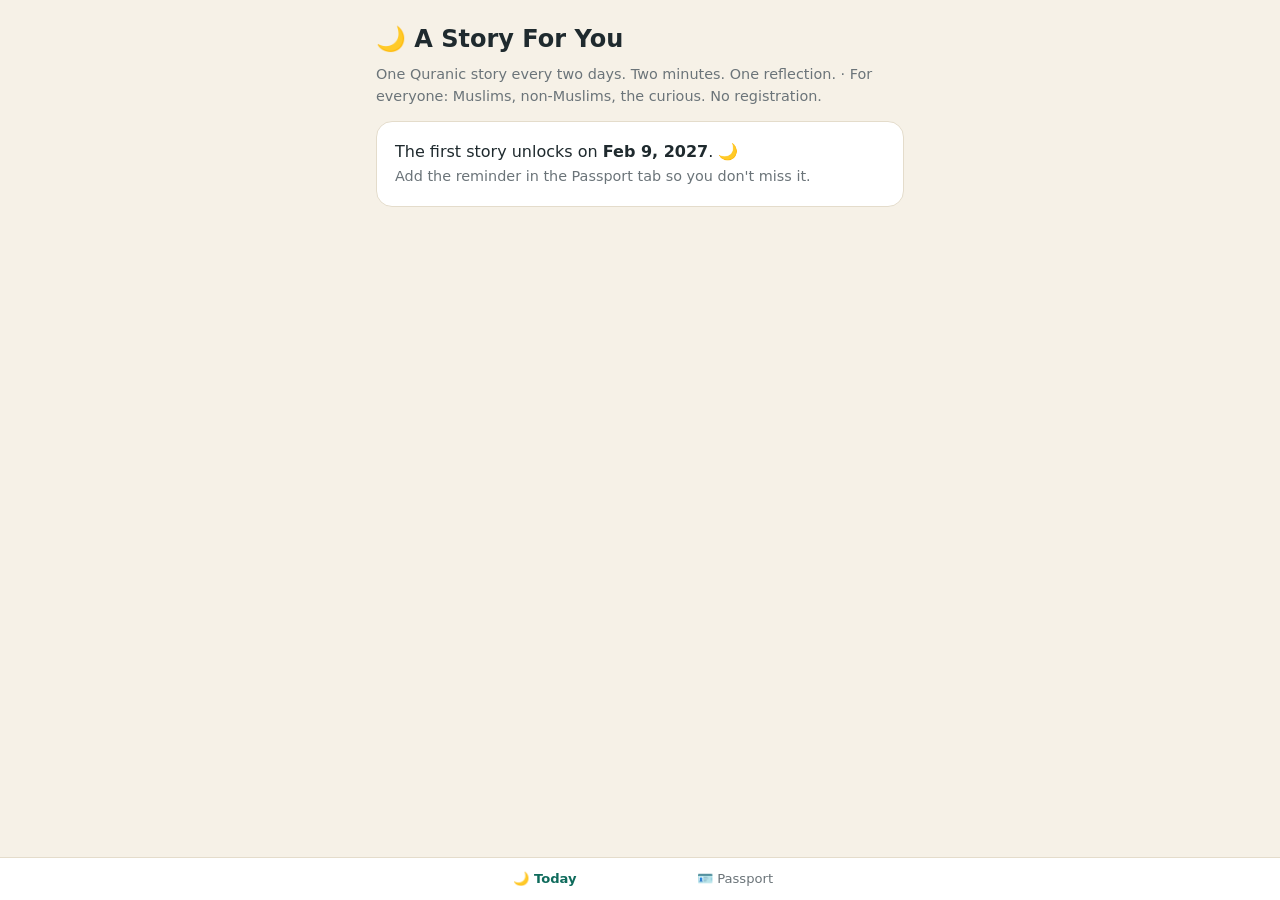
<file: index.html>
<!DOCTYPE html><html lang="en"><head><meta charset="utf-8">
<meta name="viewport" content="width=device-width, initial-scale=1, viewport-fit=cover">
<meta name="theme-color" content="#0f6b5c"><title>A Story For You – Ramadan Story Time</title>
<link rel="stylesheet" href="style.css"></head>
<body><div class="wrap" id="app"><div class="sub">Loading…</div></div><nav id="nav"></nav>
<script>
let D={stories:[],gifts:{},giftLinks:{}};
const $=s=>document.querySelector(s);
const esc=s=>String(s==null?'':s).replace(/[&<>"]/g,c=>({'&':'&amp;','<':'&lt;','>':'&gt;','"':'&quot;'}[c]));
const PREVIEW=/preview=1/.test(location.search);
let P={done:{}};try{P=JSON.parse(localStorage.getItem('rsp')||'{"done":{}}')}catch(e){}
const save=()=>{try{localStorage.setItem('rsp',JSON.stringify(P))}catch(e){}};
let view='home',cur=null,step=0,picked=null;
fetch('stories.json?'+Date.now()).then(r=>r.json()).then(j=>{D=j;document.title=D.title;render()}).catch(()=>{$('#app').innerHTML='<div class="card">Could not load stories. Please try again.</div>'});
const sorted=()=>D.stories.slice().sort((a,b)=>a.day-b.day);
const STEP=()=>D.interval||2,CNT=()=>D.count||15;
const today=()=>{if(!D.start)return 99;const d=Math.floor((Date.now()-new Date(D.start+'T00:00:00'))/864e5);return d<0?0:Math.floor(d/STEP())+1};
const dateOf=n=>{const x=new Date(D.start+'T00:00:00');x.setDate(x.getDate()+(n-1)*STEP());return x};
const fmt=x=>x.toLocaleDateString(undefined,{day:'numeric',month:'short',year:'numeric'});
const next=()=>{if(!D.start)return '';const t=today();const n=sorted().filter(s=>s.day>t)[0];return n?'Next story unlocks on '+fmt(dateOf(n.day)):''};
const avail=s=>PREVIEW||s.day<=today();
const doneN=()=>Object.keys(P.done).filter(d=>D.stories.some(s=>s.day==d)).length;
const byDay=n=>D.stories.find(s=>s.day==n);
function go(v,d){view=v;cur=d||null;step=0;picked=null;render();scrollTo(0,0)}
function render(){
 $('#nav').innerHTML=[['home','🌙 Today'],['pass','🪪 Passport']].map(([k,l])=>`<button class="${view==k||(view=='story'&&k=='home')?'on':''}" onclick="go('${k}')">${l}</button>`).join('');
 $('#app').innerHTML=view=='home'?home():view=='story'?story():pass();
}
function head(){return `<h1>🌙 ${esc(D.title)}</h1><div class="sub">${esc(D.tagline)} · For everyone: Muslims, non-Muslims, the curious. No registration.</div>`}
function home(){
 const list=sorted().filter(avail);const t=list.filter(s=>!P.done[s.day])[0]||list[list.length-1];
 if(!t)return head()+`<div class="card">${D.start&&today()==0?'The first story unlocks on <b>'+fmt(dateOf(1))+'</b>. 🌙':'Stories are coming soon. 🌙'}<div class="sub">Add the reminder in the Passport tab so you don't miss it.</div></div>`;
 return head()+`<div class="card"><span class="tag">DAY ${t.day}</span><h2>🎁 Your Ramadan Story is here</h2>
 ${t.clues.map(c=>`<div class="clue">${esc(c)}</div>`).join('')}<div class="sub">Can you guess the story?</div>
 <button class="btn" onclick="go('story',${t.day})">${P.done[t.day]?'Read again':'🔓 Unlock today\'s story'}</button></div>
 <div class="card"><div class="sub">${next()}</div><div class="sub">Stories discovered: ${doneN()}/${D.stories.length}</div><div class="bar"><i style="width:${D.stories.length?doneN()/D.stories.length*100:0}%"></i></div></div>`;
}
function story(){
 const s=byDay(cur);if(!s)return home();
 const back=`<button class="btn sec sm" onclick="go('home')">← Back</button>`;
 if(step==0){return back+`<div class="card"><span class="tag">🔒 DAY ${s.day} · LOCKED</span><h2>${esc(s.question)}</h2>
  ${s.clues.map(c=>`<div class="clue">${esc(c)}</div>`).join('')}
  ${s.options.map((o,i)=>`<button class="opt ${picked==null?'':i==s.answer?'ok':'no'}" ${picked!=null?'disabled':''} onclick="pick(${i})">${'ABCD'[i]}. ${esc(o)}</button>`).join('')}
  ${picked!=null?`<div class="sub" style="margin-top:10px">${picked==s.answer?'✅ You got it!':'Not quite, but now you\'ll find out.'}</div><button class="btn" onclick="step=1;render();scrollTo(0,0)">🔓 Unlock story</button>`:''}</div>`}
 const d=P.done[s.day];
 return back+`<div class="card story"><span class="tag">🔓 UNLOCKED · DAY ${s.day}</span><h1>${esc(s.reveal||s.title)}</h1>
  <p>${esc(s.body)}</p>${s.fact?`<p class="sub">💡 ${esc(s.fact)}</p>`:''}
  <div class="ref">📌 FROM THE QURAN<br>${esc(s.ref)}</div></div>
  <div class="card"><h2>💭 Your reflection</h2><p>${esc(s.reflect)}</p>
  <textarea id="rf" placeholder="Your answer stays private on your device (optional)">${esc(d?d.note:'')}</textarea>
  <button class="btn" onclick="finish(${s.day})">${d?'Update & close':'✅ Complete & collect stamp'}</button></div>`;
}
function pick(i){picked=i;render()}
function finish(n){const first=!P.done[n];P.done[n]={note:$('#rf').value,t:Date.now()};save();
 const c=doneN(),g=D.gifts[c];
 view='pass';cur=null;render();scrollTo(0,0);
 if(first&&g)setTimeout(()=>alert('🎁 Gift unlocked at '+c+' stories: '+g),50)}
function pass(){
 const all=sorted(),c=doneN();
 const gifts=Object.keys(D.gifts).map(Number).sort((a,b)=>a-b).map(k=>`<div class="li"><span>${c>=k?'🎁':'🔒'} ${k} stories: ${esc(D.gifts[k])}</span>${c>=k&&D.giftLinks[k]?`<a class="btn sm" href="${esc(D.giftLinks[k])}" target="_blank" rel="noopener">Open</a>`:''}</div>`).join('');
 const st=D.start||'2027-02-09',ds=st.replace(/-/g,''),n=CNT(),sd=new Date(st+'T00:00:00'),ed=new Date(sd);ed.setDate(ed.getDate()+(STEP())*(n-1));
 const rule='RRULE:FREQ=DAILY;INTERVAL='+STEP()+';COUNT='+n,link=location.origin+location.pathname;
 const gc=(h,l)=>'https://calendar.google.com/calendar/render?action=TEMPLATE&text='+encodeURIComponent('🌙 Your Ramadan Story'+l)+'&details='+encodeURIComponent('2 minutes. One story. One reflection. '+link)+'&dates='+ds+'T'+h+'0000/'+ds+'T'+h+'1000&recur='+encodeURIComponent(rule);
 return `<h1>🪪 My Ramadan Story Passport</h1><div class="sub">Stories discovered: ${c}/${all.length}</div><div class="bar"><i style="width:${all.length?c/all.length*100:0}%"></i></div>
 <div class="card"><div class="grid">${all.map(s=>`<button class="stamp ${P.done[s.day]?'d':avail(s)?'':'l'}" title="${esc(s.title)}" onclick="${avail(s)?`go('story',${s.day})`:''}">${P.done[s.day]?'✓':s.day}</button>`).join('')}</div></div>
 <div class="card"><h2>🎁 Gifts</h2>${gifts}</div>
 <div class="card"><h2>🔔 Reminders</h2><div class="sub">A new story every ${STEP()} days, ${fmt(sd)} – ${fmt(ed)}. Add both reminders to your calendar: you'll be notified at 6:00 am and 7:00 pm on story days.</div>
 <a class="btn" href="${gc('06',' (morning)')}" target="_blank" rel="noopener">Google Calendar: 6:00 am</a>
 <a class="btn" href="${gc('19',' (evening)')}" target="_blank" rel="noopener">Google Calendar: 7:00 pm</a>
 <button class="btn sec" onclick="ics('${ds}','${rule}','${link}')">iPhone / Outlook: download both (.ics)</button></div>`;
}
function ics(ds,rule,link){const st=new Date().toISOString().replace(/[-:]|\.\d+/g,'');
 const ev=(h,l)=>['BEGIN:VEVENT','UID:ramadan-story-'+ds+'-'+h+'@story','DTSTAMP:'+st,'DTSTART:'+ds+'T'+h+'0000','DTEND:'+ds+'T'+h+'1000',rule,'SUMMARY:🌙 Your Ramadan Story'+l,'DESCRIPTION:2 minutes. One story. One reflection. '+link,'URL:'+link,'BEGIN:VALARM','ACTION:DISPLAY','DESCRIPTION:Your Ramadan Story is ready','TRIGGER:PT0S','END:VALARM','END:VEVENT'];
 const t=['BEGIN:VCALENDAR','VERSION:2.0','PRODID:-//RamadanStory//EN'].concat(ev('06',' (morning)'),ev('19',' (evening)'),['END:VCALENDAR']).join('\r\n');
 const x=document.createElement('a');x.href=URL.createObjectURL(new Blob([t],{type:'text/calendar'}));x.download='ramadan-story.ics';x.click()}
</script></body></html>
</file>
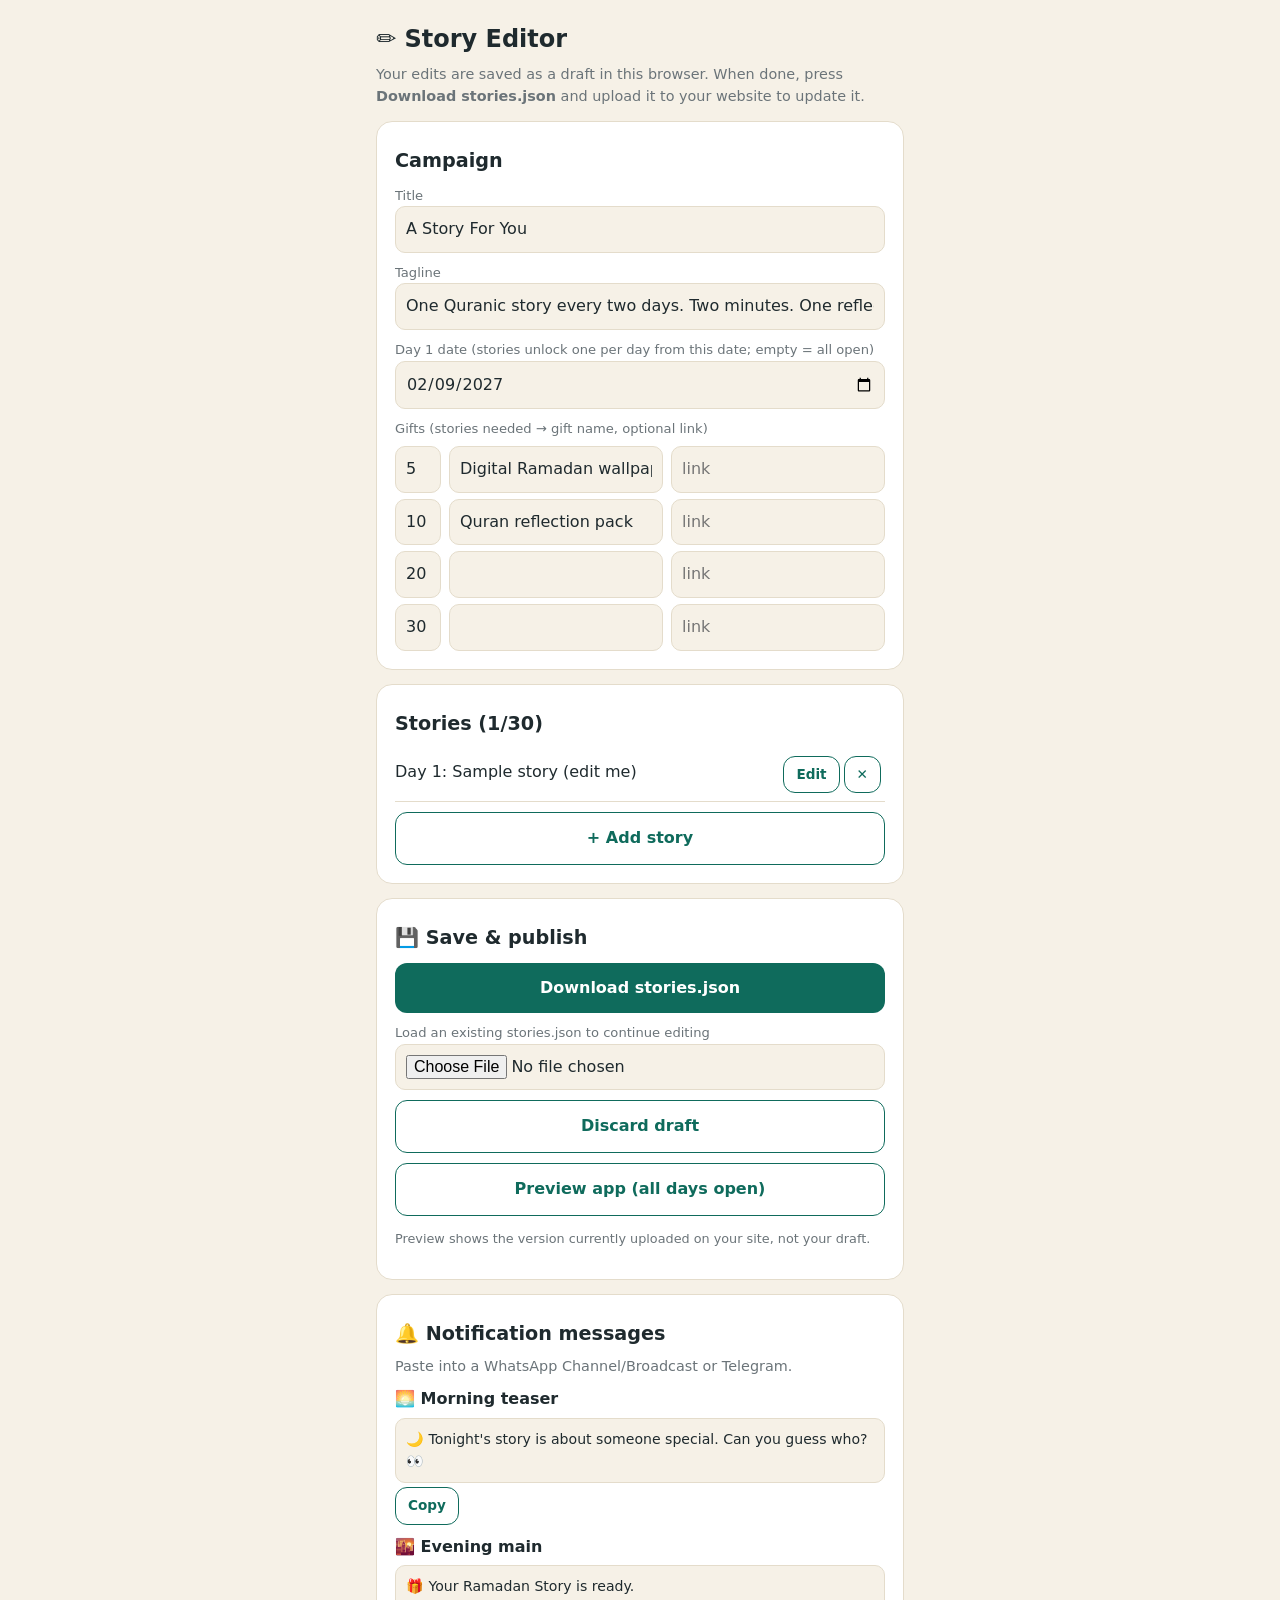
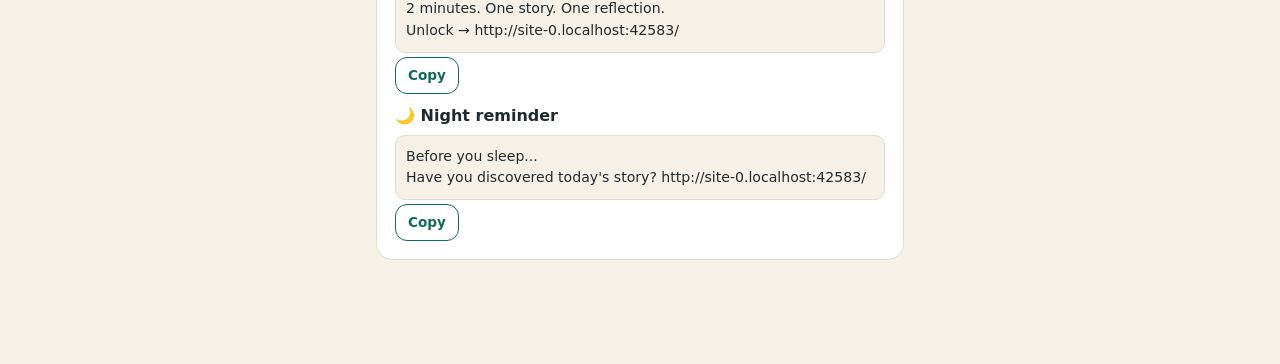
<file: admin.html>
<!DOCTYPE html><html lang="en"><head><meta charset="utf-8">
<meta name="viewport" content="width=device-width, initial-scale=1"><meta name="robots" content="noindex">
<title>Story Editor (admin)</title><link rel="stylesheet" href="style.css"></head>
<body><div class="wrap" id="app"></div>
<script>
let D=null,edit=null;
const $=s=>document.querySelector(s);
const esc=s=>String(s==null?'':s).replace(/[&<>"]/g,c=>({'&':'&amp;','<':'&lt;','>':'&gt;','"':'&quot;'}[c]));
const byDay=n=>D.stories.find(s=>s.day==n);
const sorted=()=>D.stories.slice().sort((a,b)=>a.day-b.day);
function draft(){try{localStorage.setItem('rsp-admin',JSON.stringify(D))}catch(e){}}
(async()=>{let d=null;try{d=JSON.parse(localStorage.getItem('rsp-admin'))}catch(e){}
 if(!d){try{d=await (await fetch('stories.json?'+Date.now())).json()}catch(e){}}
 D=d||{title:'A Story For You',tagline:'One Quranic story. Two minutes. One reflection.',start:'',gifts:{5:'',10:'',20:'',30:''},giftLinks:{},stories:[]};render()})();
function render(){$('#app').innerHTML=edit?editor():main()}
function main(){
 const base=location.href.replace(/admin\.html.*$/,'');
 const t=sorted()[0];
 const msgs=[['🌅 Morning teaser','🌙 Tonight\'s story is about someone special. Can you guess who? 👀'],['🌇 Evening main','🎁 Your Ramadan Story is ready.\n2 minutes. One story. One reflection.\nUnlock → '+base],['🌙 Night reminder','Before you sleep...\nHave you discovered today\'s story? '+base]];
 return `<h1>✏️ Story Editor</h1><div class="sub">Your edits are saved as a draft in this browser. When done, press <b>Download stories.json</b> and upload it to your website to update it.</div>
 <div class="card"><h2>Campaign</h2><label>Title</label><input value="${esc(D.title)}" oninput="D.title=this.value;draft()">
 <label>Tagline</label><input value="${esc(D.tagline)}" oninput="D.tagline=this.value;draft()">
 <label>Day 1 date (stories unlock one per day from this date; empty = all open)</label><input type="date" value="${esc(D.start)}" onchange="D.start=this.value;draft()">
 <label>Gifts (stories needed → gift name, optional link)</label>
 ${[5,10,20,30].map(k=>`<div class="row" style="margin-top:6px"><input style="flex:0 0 46px" value="${k}" disabled><input value="${esc(D.gifts[k])}" oninput="D.gifts[${k}]=this.value;draft()"><input placeholder="link" value="${esc(D.giftLinks[k]||'')}" oninput="D.giftLinks[${k}]=this.value;draft()"></div>`).join('')}</div>
 <div class="card"><h2>Stories (${D.stories.length}/30)</h2>${sorted().map(s=>`<div class="li"><span>Day ${s.day}: ${esc(s.title)}</span><span><button class="btn sm sec" onclick="edit=${s.day};render()">Edit</button><button class="btn sm sec" onclick="del(${s.day})">✕</button></span></div>`).join('')}
 <button class="btn sec" onclick="addNew()">+ Add story</button></div>
 <div class="card"><h2>💾 Save & publish</h2>
 <button class="btn" onclick="dl()">Download stories.json</button>
 <label>Load an existing stories.json to continue editing</label><input type="file" accept=".json" onchange="imp(this)">
 <button class="btn sec" onclick="if(confirm('Discard draft and reload the live version?')){localStorage.removeItem('rsp-admin');location.reload()}">Discard draft</button>
 <a class="btn sec" href="index.html?preview=1" target="_blank">Preview app (all days open)</a>
 <p class="warn">Preview shows the version currently uploaded on your site, not your draft.</p></div>
 <div class="card"><h2>🔔 Notification messages</h2><div class="sub">Paste into a WhatsApp Channel/Broadcast or Telegram.</div>
 ${msgs.map(([l,m],i)=>`<div style="margin-top:10px"><b>${l}</b><div class="msg" id="m${i}">${esc(m)}</div><button class="btn sm sec" onclick="cp(${i})">Copy</button></div>`).join('')}</div>`;
}
function editor(){
 const s=byDay(edit);const f=(k,l,ta)=>`<label>${l}</label>${ta?`<textarea id="e_${k}" ${ta>1?'style="min-height:200px"':''}>${esc(s[k])}</textarea>`:`<input id="e_${k}" value="${esc(s[k])}">`}`;
 return `<button class="btn sec sm" onclick="edit=null;render()">← Cancel</button><div class="card"><h2>Story editor</h2>
 <label>Day number</label><input id="e_day" type="number" min="1" max="30" value="${s.day}">
 ${f('title','Title (internal)')}${f('reveal','Revealed title (e.g. The Story of Prophet ...)')}
 <label>3 clues (one per line, emojis welcome)</label><textarea id="e_clues">${esc(s.clues.join('\n'))}</textarea>
 ${f('question','Unlock question')}
 <label>4 options (one per line)</label><textarea id="e_options">${esc(s.options.join('\n'))}</textarea>
 <label>Correct option</label><select id="e_answer">${'ABCD'.split('').map((c,i)=>`<option value="${i}" ${s.answer==i?'selected':''}>${c}</option>`).join('')}</select>
 ${f('body','The story (2–3 minutes)',2)}${f('fact','Did you know? (optional)')}${f('ref','From the Quran (surah/ayah)')}${f('reflect','Reflection question')}
 <button class="btn" onclick="saveStory()">Save story</button></div>`;
}
function addNew(){const used=D.stories.map(s=>s.day);let n=1;while(used.includes(n))n++;
 D.stories.push({day:n,title:'New story',clues:['','',''],question:'Who do you think this story is about?',options:['','','',''],answer:0,reveal:'',body:'',fact:'',ref:'',reflect:''});edit=n;draft();render()}
function saveStory(){const s=byDay(edit),v=k=>$('#e_'+k).value,L=k=>v(k).split('\n').map(x=>x.trim()).filter(Boolean);
 const nd=parseInt(v('day'))||s.day;if(nd!=s.day&&byDay(nd)){alert('Day '+nd+' already exists.');return}
 Object.assign(s,{day:nd,title:v('title'),reveal:v('reveal'),clues:L('clues'),question:v('question'),options:L('options'),answer:+v('answer'),body:v('body'),fact:v('fact'),ref:v('ref'),reflect:v('reflect')});
 draft();edit=null;render()}
function del(n){if(confirm('Delete day '+n+'?')){D.stories=D.stories.filter(s=>s.day!=n);draft();render()}}
function cp(i){const t=$('#m'+i).textContent;navigator.clipboard?navigator.clipboard.writeText(t).then(()=>alert('Copied'),()=>alert('Select and copy manually')):alert('Select and copy manually')}
function dl(){const b=new Blob([JSON.stringify(D,null,1)],{type:'application/json'}),a=document.createElement('a');a.href=URL.createObjectURL(b);a.download='stories.json';a.click()}
function imp(el){const f=el.files[0];if(!f)return;const r=new FileReader();r.onload=()=>{try{D=JSON.parse(r.result);draft();render()}catch(e){alert('Not a valid stories.json')}};r.readAsText(f)}
</script></body></html>
</file>
<file: style.css>
:root{--bg:#f6f1e7;--card:#fff;--ink:#1f2a2e;--mut:#6b7479;--acc:#0f6b5c;--acc2:#c9962b;--line:#e4dccb}
@media (prefers-color-scheme:dark){:root{--bg:#10181a;--card:#182326;--ink:#ecebe4;--mut:#9aa7ab;--acc:#3fbfa8;--acc2:#e0b350;--line:#2a3a3e}}
*{box-sizing:border-box}
body{margin:0;background:var(--bg);color:var(--ink);font:16px/1.55 system-ui,-apple-system,"Segoe UI",sans-serif}
.wrap{max-width:560px;margin:0 auto;padding:16px 16px 90px}
h1{font-size:1.5rem;margin:.2em 0}h2{font-size:1.2rem;margin:.3em 0}
.sub{color:var(--mut);font-size:.9rem}
.card{background:var(--card);border:1px solid var(--line);border-radius:16px;padding:18px;margin:14px 0}
.btn{display:block;width:100%;border:0;border-radius:12px;padding:13px;font:inherit;font-weight:600;background:var(--acc);color:#fff;cursor:pointer;margin-top:10px;text-align:center;text-decoration:none}
.btn.sec{background:transparent;color:var(--acc);border:1.5px solid var(--acc)}
.btn.sm{display:inline-block;width:auto;padding:7px 12px;font-size:.85rem;margin:4px 4px 0 0}
.opt{display:block;width:100%;text-align:left;padding:12px 14px;margin-top:8px;border-radius:12px;border:1.5px solid var(--line);background:var(--card);color:var(--ink);font:inherit;cursor:pointer}
.opt.ok{border-color:var(--acc);background:color-mix(in srgb,var(--acc) 15%,transparent)}.opt.no{opacity:.5}
.clue{font-size:1.05rem;padding:6px 0}
.tag{display:inline-block;background:var(--acc2);color:#fff;border-radius:99px;padding:2px 10px;font-size:.78rem;font-weight:700}
.story p{white-space:pre-wrap}
.ref{border-left:3px solid var(--acc2);padding-left:10px;color:var(--mut)}
nav{position:fixed;left:0;right:0;bottom:0;display:flex;justify-content:center;background:var(--card);border-top:1px solid var(--line);padding-bottom:env(safe-area-inset-bottom,0)}
nav button{flex:1;max-width:190px;border:0;background:none;color:var(--mut);padding:11px 4px;font:inherit;font-size:.82rem;cursor:pointer}
nav button.on{color:var(--acc);font-weight:700}
.grid{display:grid;grid-template-columns:repeat(5,1fr);gap:8px}
.stamp{aspect-ratio:1;border-radius:50%;border:2px dashed var(--line);display:flex;align-items:center;justify-content:center;font-size:.8rem;color:var(--mut);cursor:pointer;background:none;font-family:inherit}
.stamp.d{border:2px solid var(--acc);background:var(--acc);color:#fff;font-weight:700}.stamp.l{opacity:.35;cursor:default}
.bar{height:8px;background:var(--line);border-radius:9px;overflow:hidden}.bar i{display:block;height:100%;background:var(--acc2)}
label{display:block;font-size:.82rem;color:var(--mut);margin-top:10px}
input,textarea,select{width:100%;padding:10px;border-radius:10px;border:1.5px solid var(--line);background:var(--bg);color:var(--ink);font:inherit}
textarea{min-height:90px}
.row{display:flex;gap:8px}.row>*{flex:1}
.msg{background:var(--bg);border:1px solid var(--line);border-radius:10px;padding:10px;font-size:.88rem;white-space:pre-wrap;margin-top:6px}
.li{display:flex;justify-content:space-between;align-items:center;gap:8px;padding:8px 0;border-bottom:1px solid var(--line)}
.warn{font-size:.8rem;color:var(--mut)}
</file>
